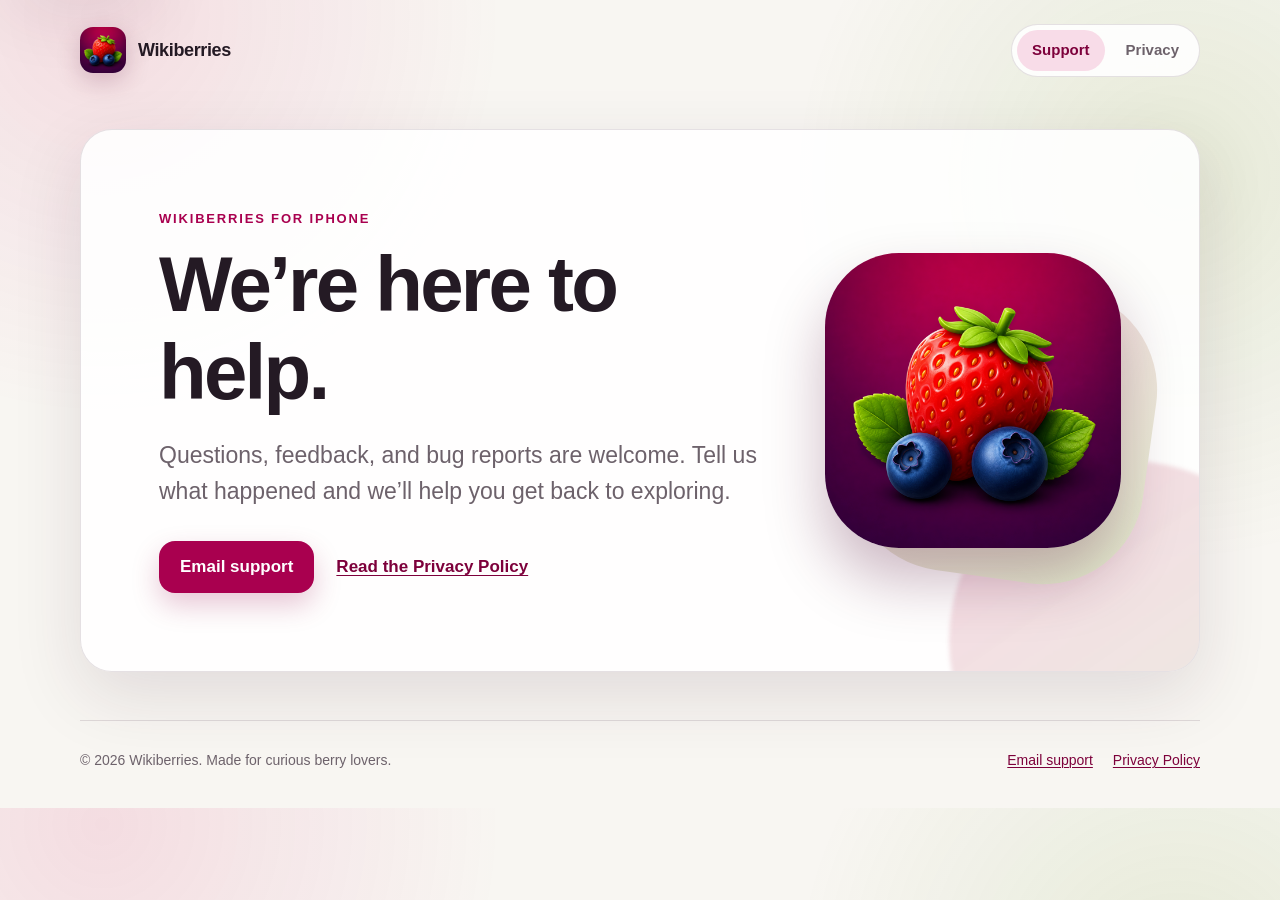
<file: public/index.html>
<!doctype html>
<html lang="en">
<head>
  <meta charset="utf-8">
  <meta name="viewport" content="width=device-width, initial-scale=1">
  <meta name="description" content="Support and contact information for the Wikiberries iPhone app.">
  <meta name="theme-color" content="#a9004f">
  <title>Wikiberries Support</title>
  <link rel="icon" type="image/png" href="assets/app-icon.png">
  <link rel="apple-touch-icon" href="assets/app-icon.png">
  <link rel="stylesheet" href="assets/styles.css">
</head>
<body>
  <a class="skip-link" href="#main-content">Skip to content</a>
  <header class="site-header">
    <div class="shell nav">
      <a class="brand" href="./" aria-label="Wikiberries support home">
        <img src="assets/app-icon.png" width="46" height="46" alt="">
        <span>Wikiberries</span>
      </a>
      <nav aria-label="Primary navigation">
        <ul class="nav-links">
          <li><a href="./" aria-current="page">Support</a></li>
          <li><a href="privacy/">Privacy</a></li>
        </ul>
      </nav>
    </div>
  </header>

  <main id="main-content" class="shell">
    <section class="hero" aria-labelledby="support-title">
      <div class="hero-copy">
        <p class="eyebrow">Wikiberries for iPhone</p>
        <h1 id="support-title">We’re here to help.</h1>
        <p class="hero-lede">Questions, feedback, and bug reports are welcome. Tell us what happened and we’ll help you get back to exploring.</p>
        <div class="hero-actions">
          <a class="button" href="mailto:qstmikeapplres@protonmail.com?subject=Wikiberries%20Support">Email support</a>
          <a class="text-link" href="privacy/">Read the Privacy Policy</a>
        </div>
      </div>
      <div class="hero-art" aria-hidden="true">
        <div class="hero-icon-wrap">
          <img class="hero-icon" src="assets/app-icon.png" width="300" height="300" alt="">
        </div>
      </div>
    </section>
  </main>
  <footer class="site-footer">
    <div class="shell footer-inner">
      <p>© 2026 Wikiberries. Made for curious berry lovers.</p>
      <div class="footer-links">
        <a href="mailto:qstmikeapplres@protonmail.com?subject=Wikiberries%20Support">Email support</a>
        <a href="privacy/">Privacy Policy</a>
      </div>
    </div>
  </footer>
</body>
</html>
</file>
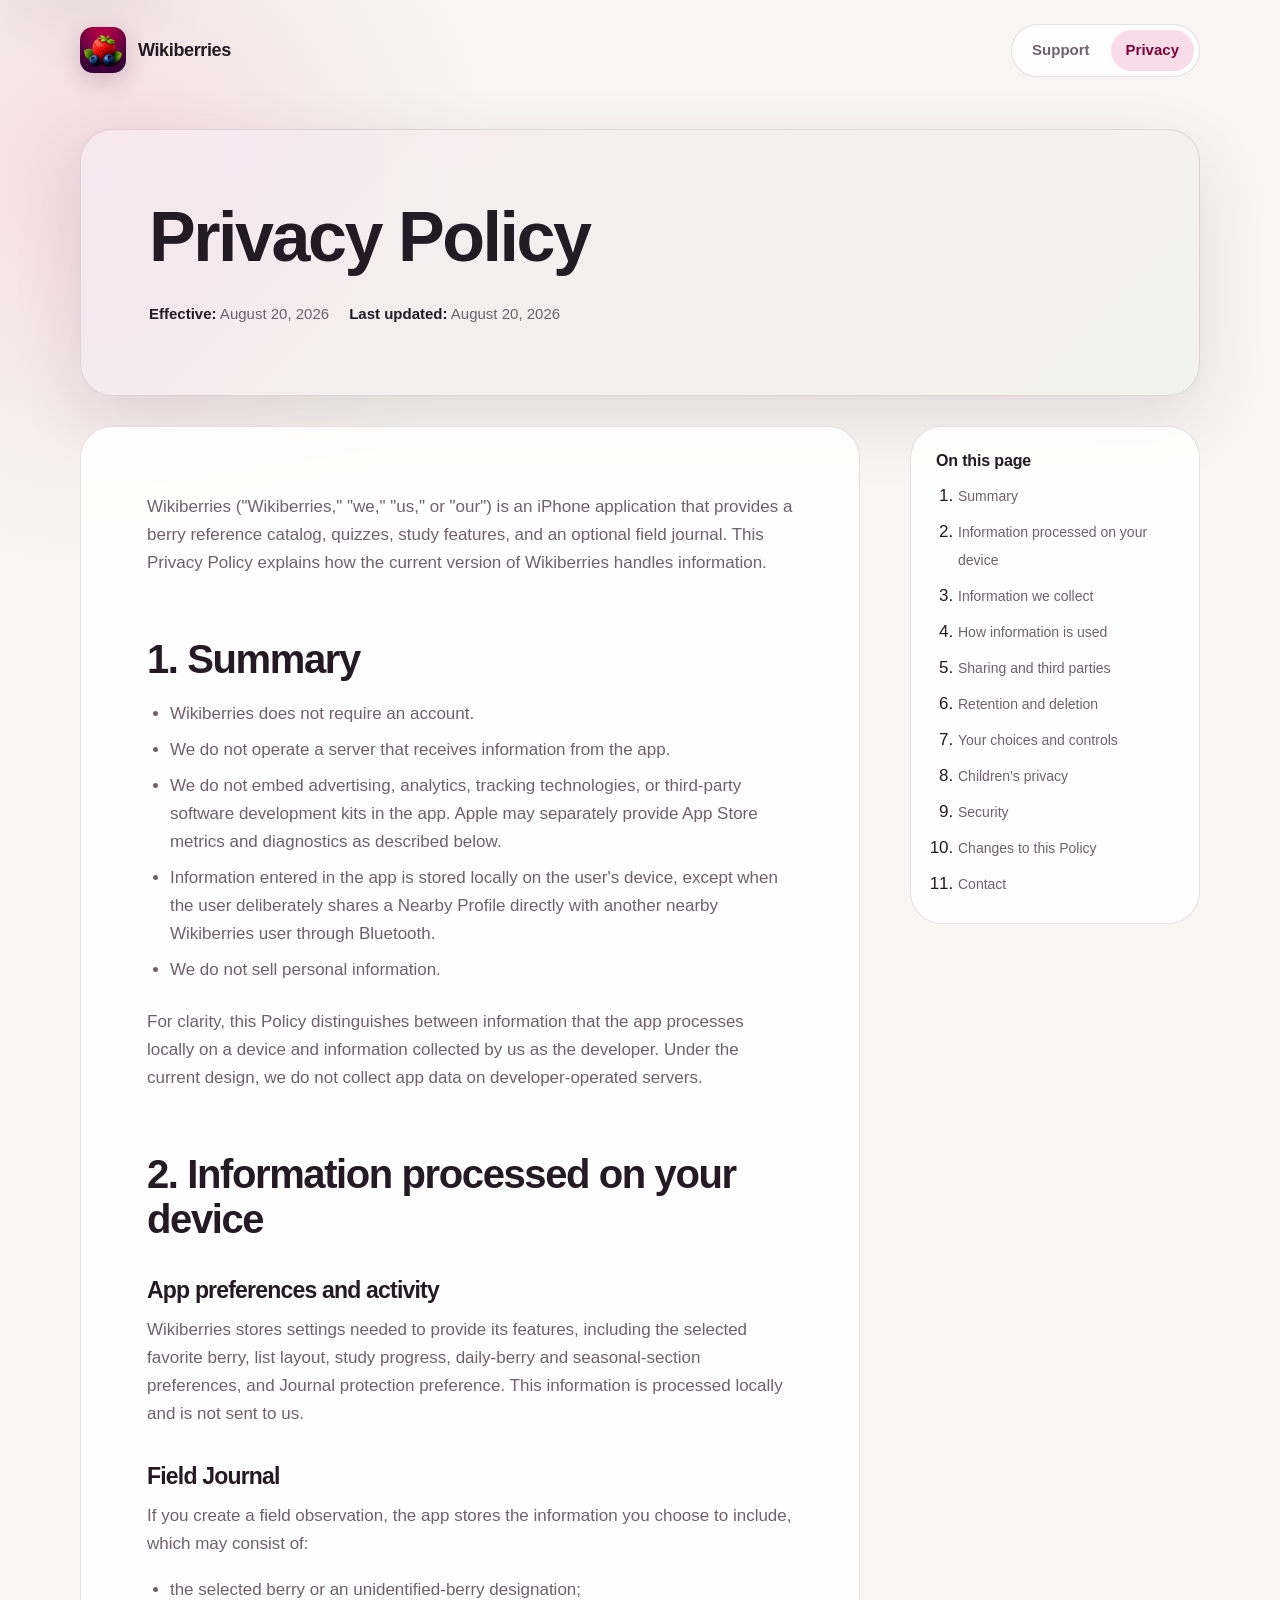
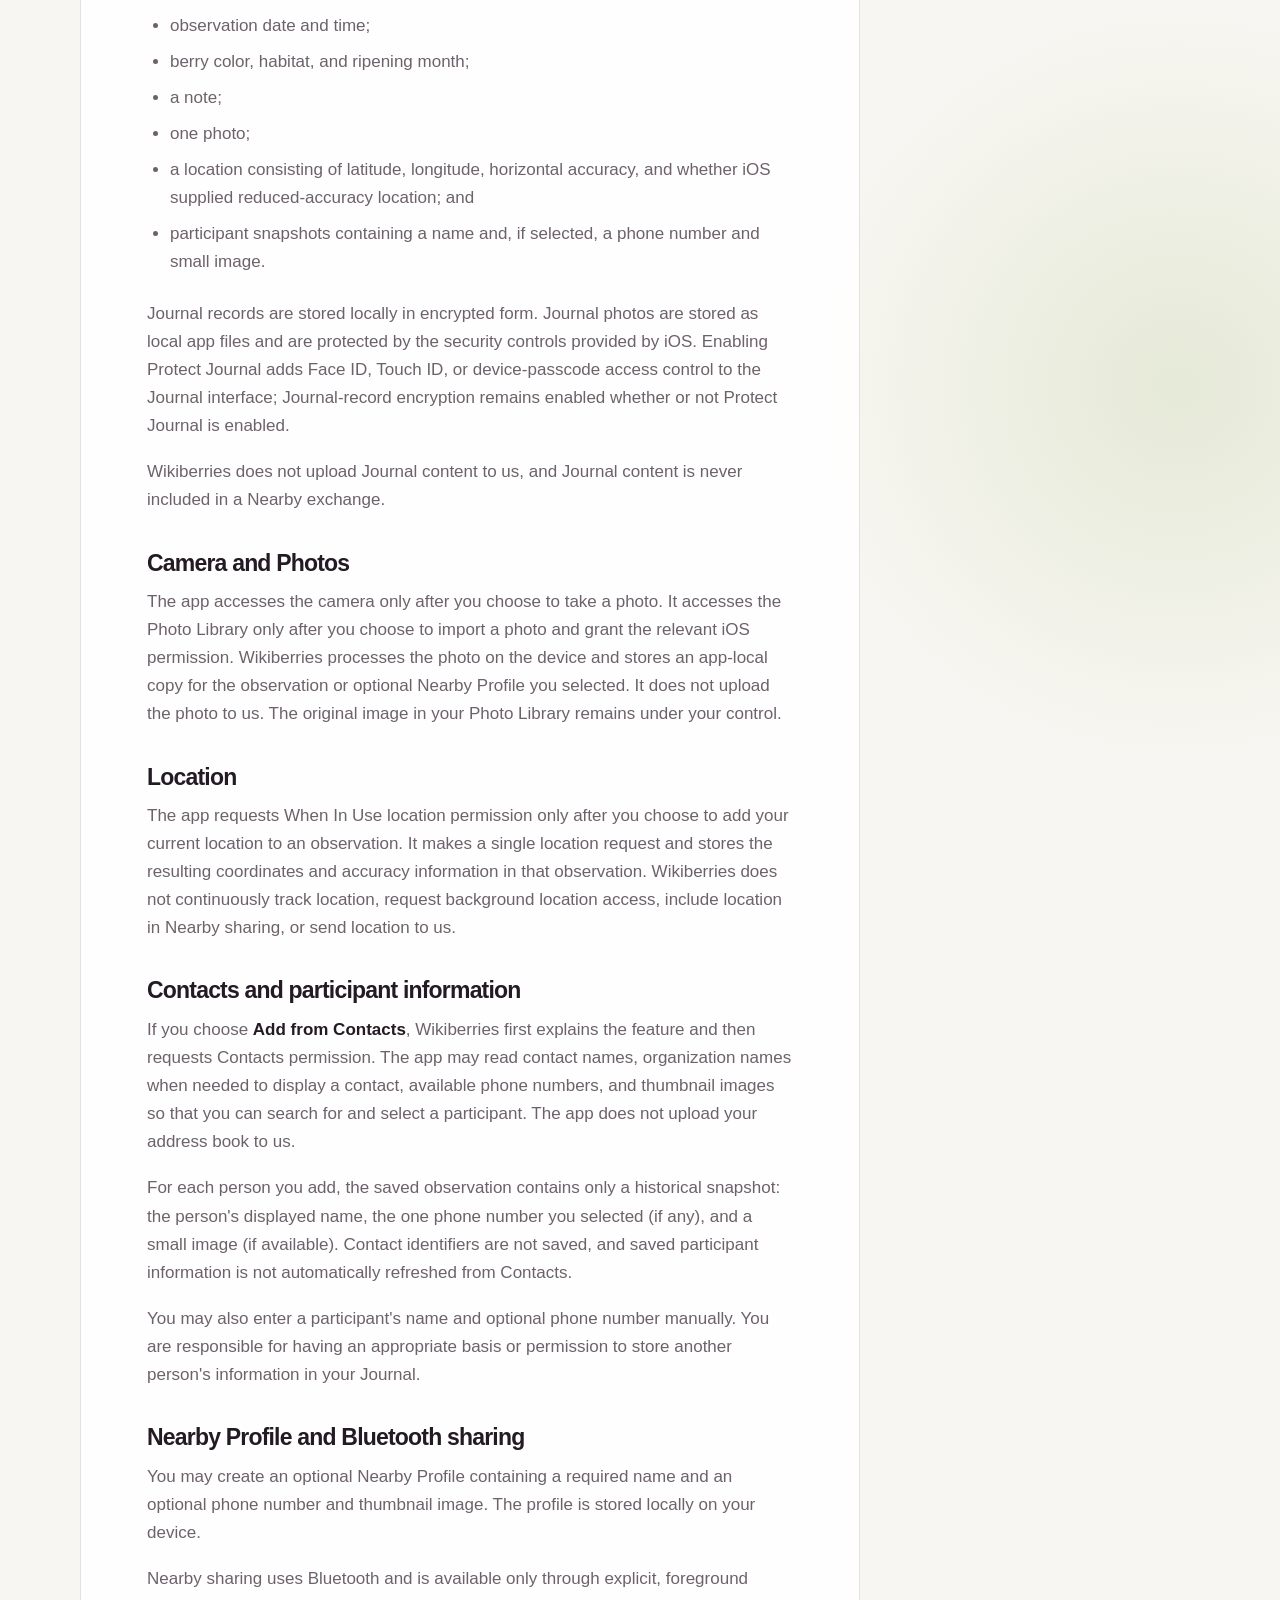
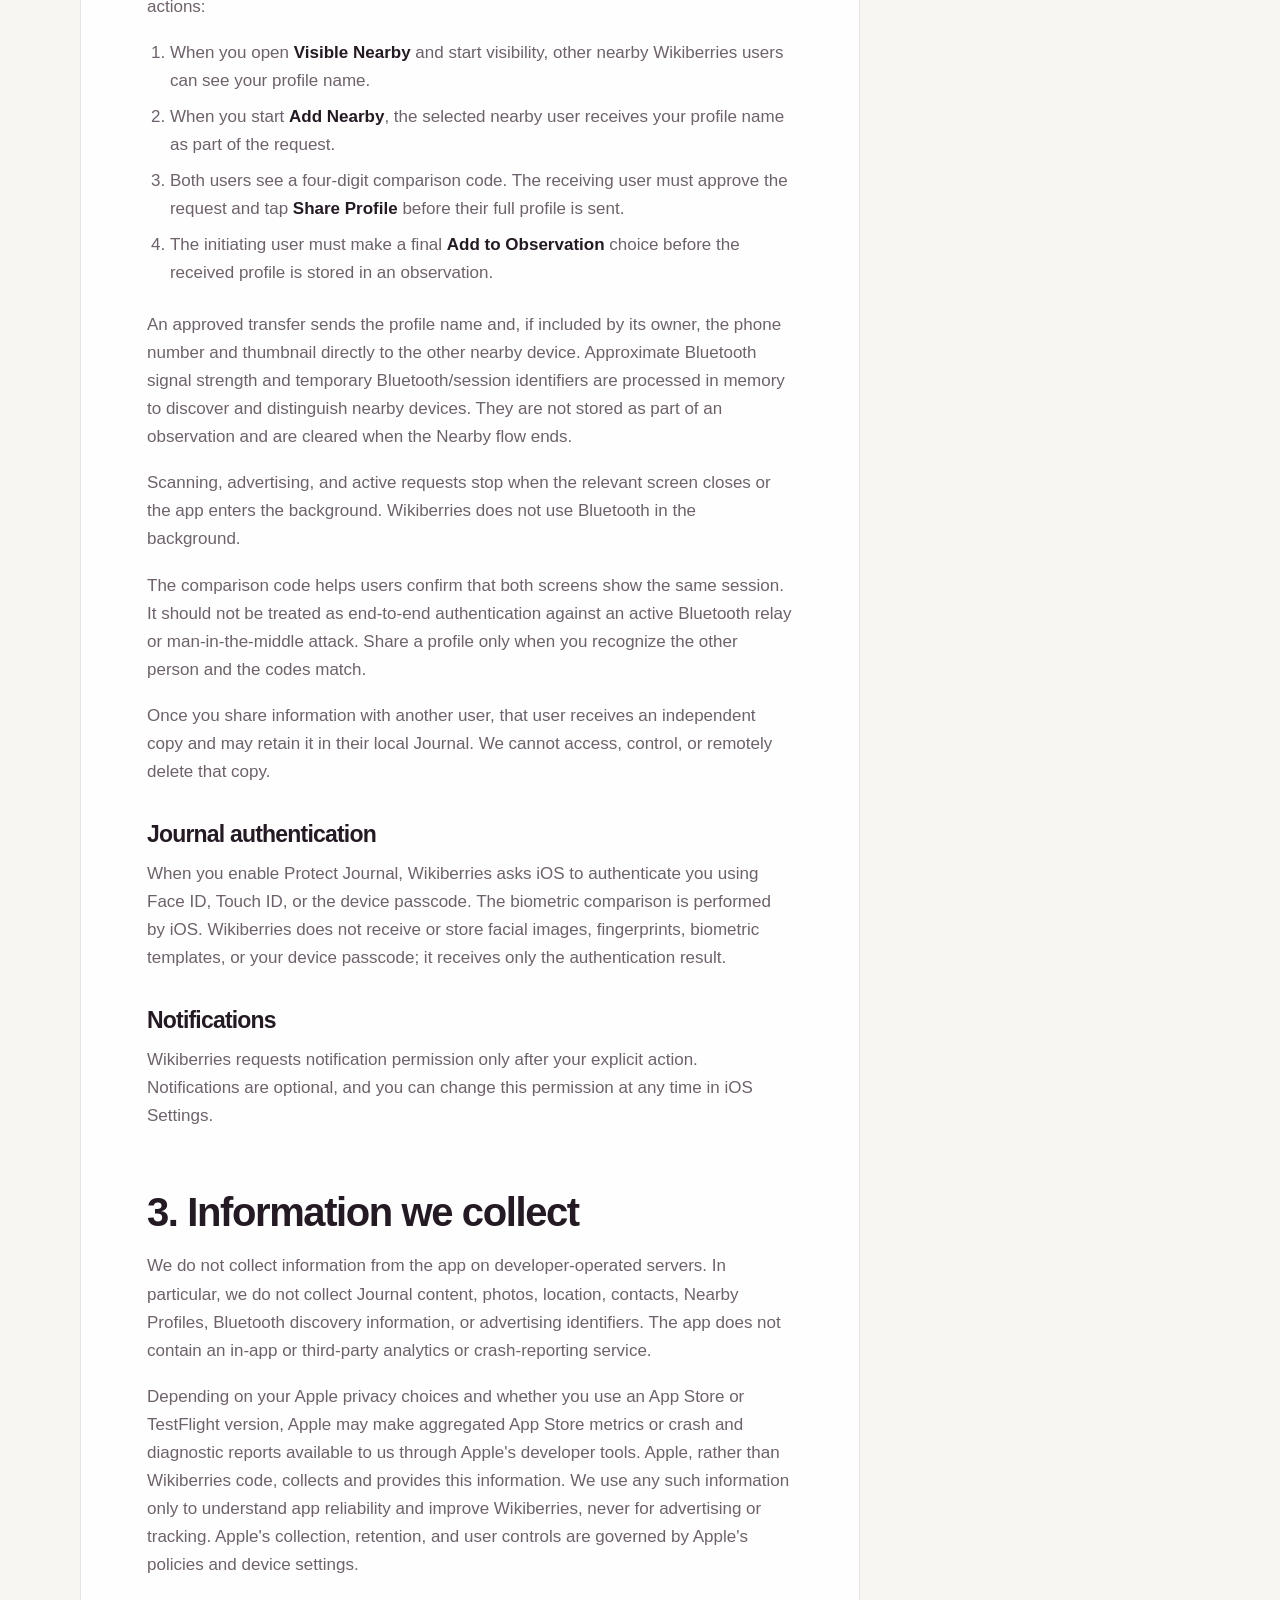
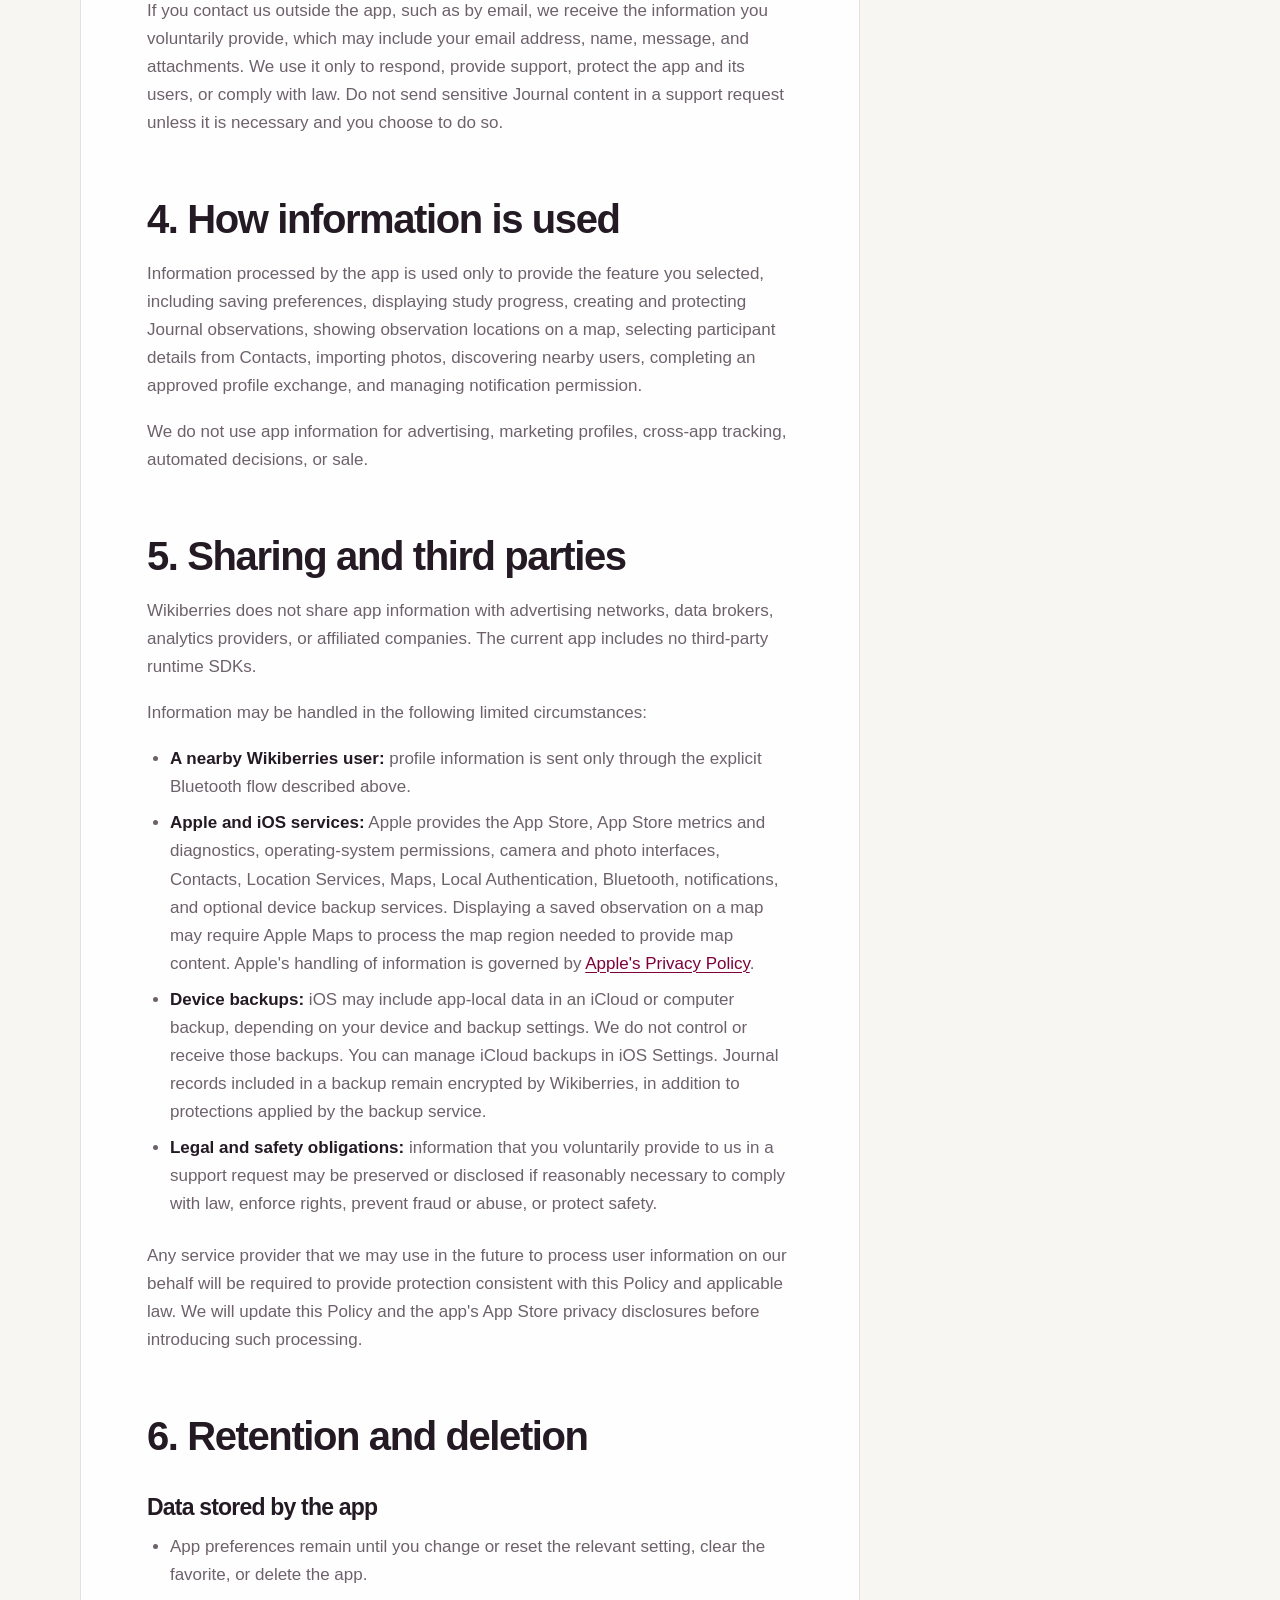
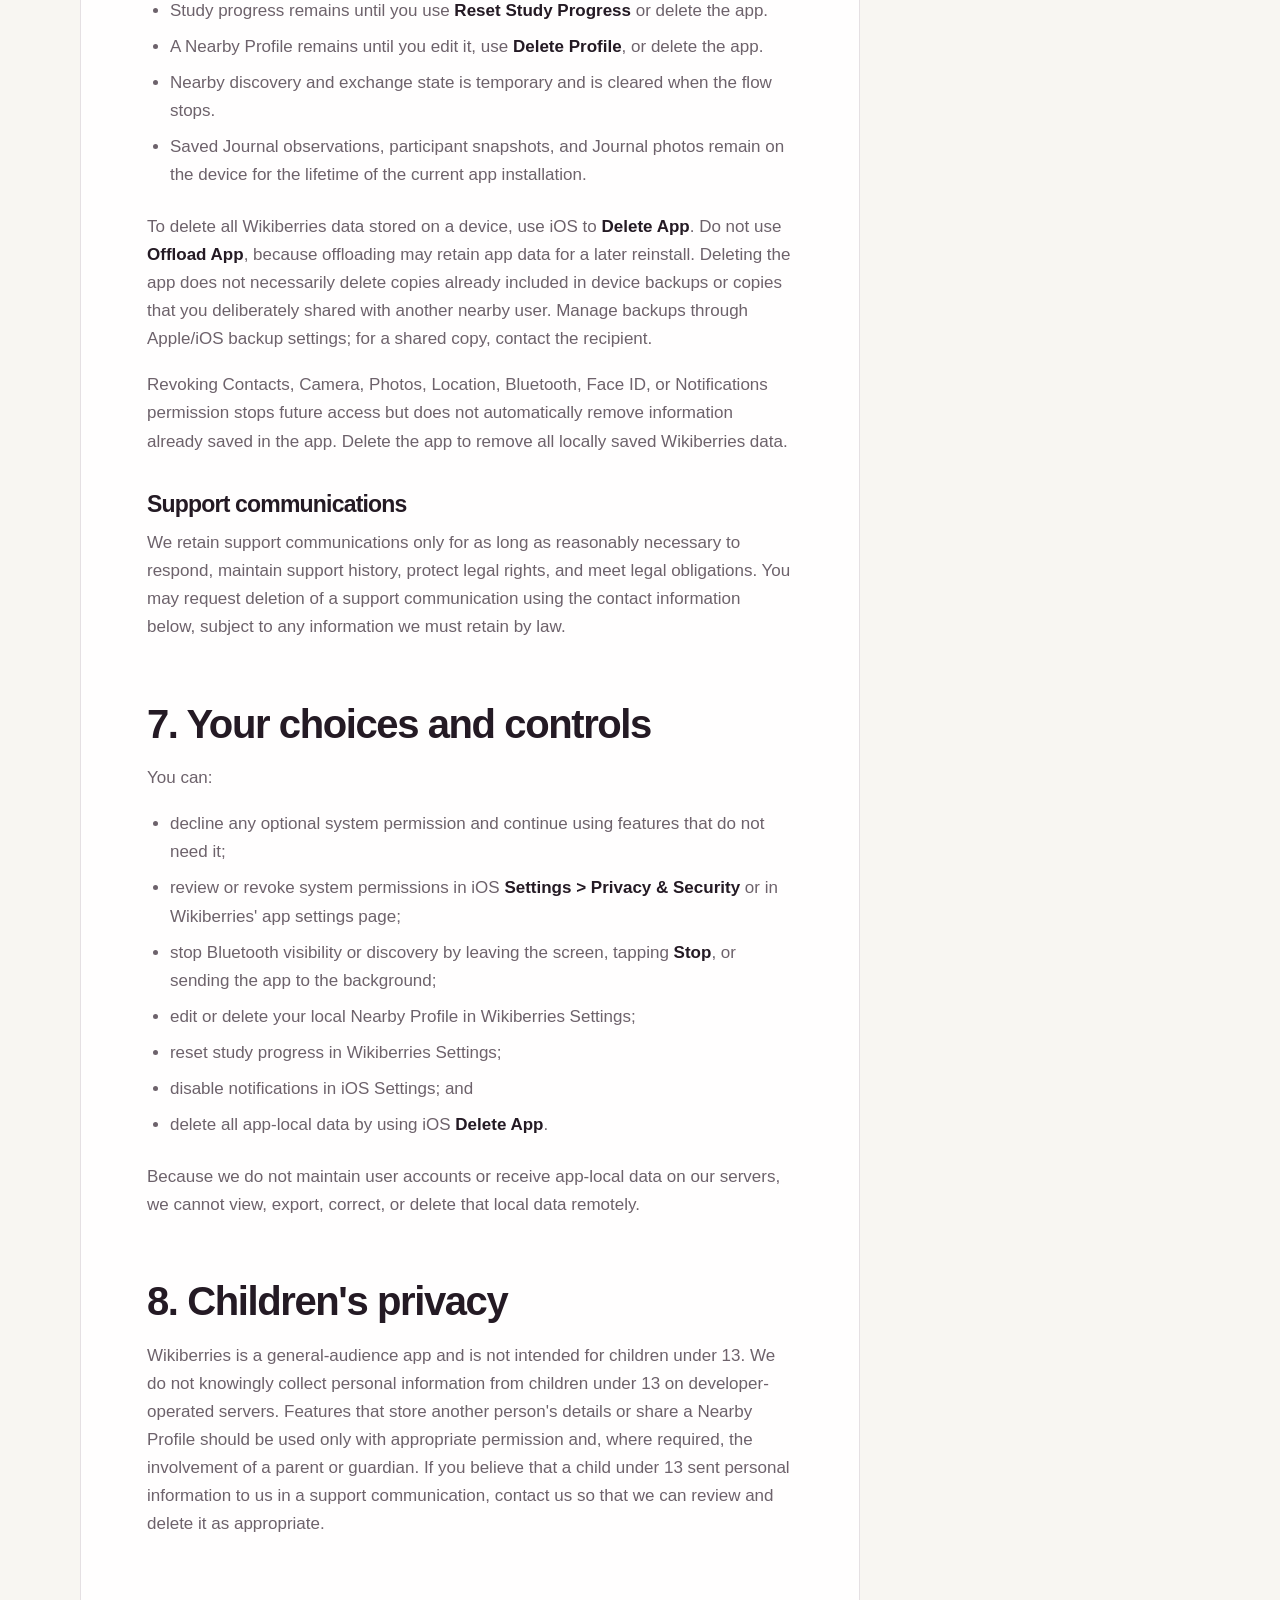
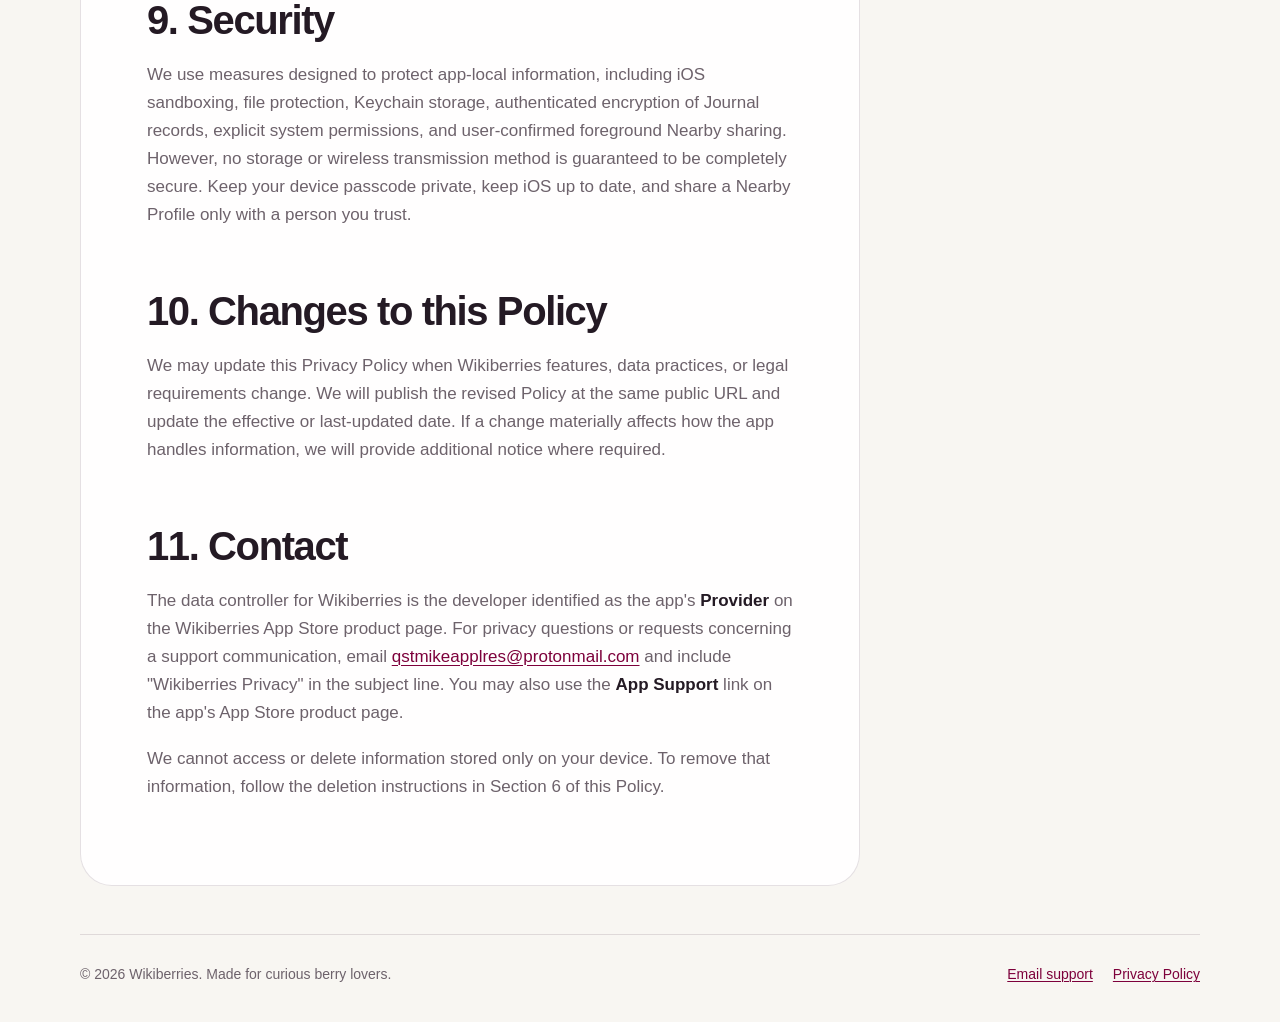
<file: public/privacy/index.html>
<!doctype html>
<html lang="en">
<head>
  <meta charset="utf-8">
  <meta name="viewport" content="width=device-width, initial-scale=1">
  <meta name="description" content="Learn how the Wikiberries iPhone app handles local data, permissions, Journal content, and Nearby sharing.">
  <meta name="theme-color" content="#a9004f">
  <title>Privacy Policy — Wikiberries</title>
  <link rel="icon" type="image/png" href="../assets/app-icon.png">
  <link rel="apple-touch-icon" href="../assets/app-icon.png">
  <link rel="stylesheet" href="../assets/styles.css">
</head>
<body>
  <a class="skip-link" href="#main-content">Skip to content</a>
  <header class="site-header">
    <div class="shell nav">
      <a class="brand" href="../" aria-label="Wikiberries support home">
        <img src="../assets/app-icon.png" width="46" height="46" alt="">
        <span>Wikiberries</span>
      </a>
      <nav aria-label="Primary navigation">
        <ul class="nav-links">
          <li><a href="../">Support</a></li>
          <li><a href="./" aria-current="page">Privacy</a></li>
        </ul>
      </nav>
    </div>
  </header>

  <main id="main-content" class="shell">
    <section class="privacy-hero" aria-labelledby="privacy-title">
      <h1 id="privacy-title">Privacy Policy</h1>
      <div class="privacy-meta">
        <span><strong>Effective:</strong> August 20, 2026</span>
        <span><strong>Last updated:</strong> August 20, 2026</span>
      </div>
    </section>
    <div class="content-layout">
      <article class="article-card prose" aria-label="Wikiberries Privacy Policy">
<p>Wikiberries (&quot;Wikiberries,&quot; &quot;we,&quot; &quot;us,&quot; or &quot;our&quot;) is an iPhone application that provides a berry reference catalog, quizzes, study features, and an optional field journal. This Privacy Policy explains how the current version of Wikiberries handles information.</p>
<h2 id="1-summary">1. Summary</h2>
<ul>
<li>Wikiberries does not require an account.</li>
<li>We do not operate a server that receives information from the app.</li>
<li>We do not embed advertising, analytics, tracking technologies, or third-party software development kits in the app. Apple may separately provide App Store metrics and diagnostics as described below.</li>
<li>Information entered in the app is stored locally on the user's device, except when the user deliberately shares a Nearby Profile directly with another nearby Wikiberries user through Bluetooth.</li>
<li>We do not sell personal information.</li>
</ul>
<p>For clarity, this Policy distinguishes between information that the app processes locally on a device and information collected by us as the developer. Under the current design, we do not collect app data on developer-operated servers.</p>
<h2 id="2-information-processed-on-your-device">2. Information processed on your device</h2>
<h3 id="app-preferences-and-activity">App preferences and activity</h3>
<p>Wikiberries stores settings needed to provide its features, including the selected favorite berry, list layout, study progress, daily-berry and seasonal-section preferences, and Journal protection preference. This information is processed locally and is not sent to us.</p>
<h3 id="field-journal">Field Journal</h3>
<p>If you create a field observation, the app stores the information you choose to include, which may consist of:</p>
<ul>
<li>the selected berry or an unidentified-berry designation;</li>
<li>observation date and time;</li>
<li>berry color, habitat, and ripening month;</li>
<li>a note;</li>
<li>one photo;</li>
<li>a location consisting of latitude, longitude, horizontal accuracy, and whether iOS supplied reduced-accuracy location; and</li>
<li>participant snapshots containing a name and, if selected, a phone number and small image.</li>
</ul>
<p>Journal records are stored locally in encrypted form. Journal photos are stored as local app files and are protected by the security controls provided by iOS. Enabling Protect Journal adds Face ID, Touch ID, or device-passcode access control to the Journal interface; Journal-record encryption remains enabled whether or not Protect Journal is enabled.</p>
<p>Wikiberries does not upload Journal content to us, and Journal content is never included in a Nearby exchange.</p>
<h3 id="camera-and-photos">Camera and Photos</h3>
<p>The app accesses the camera only after you choose to take a photo. It accesses the Photo Library only after you choose to import a photo and grant the relevant iOS permission. Wikiberries processes the photo on the device and stores an app-local copy for the observation or optional Nearby Profile you selected. It does not upload the photo to us. The original image in your Photo Library remains under your control.</p>
<h3 id="location">Location</h3>
<p>The app requests When In Use location permission only after you choose to add your current location to an observation. It makes a single location request and stores the resulting coordinates and accuracy information in that observation. Wikiberries does not continuously track location, request background location access, include location in Nearby sharing, or send location to us.</p>
<h3 id="contacts-and-participant-information">Contacts and participant information</h3>
<p>If you choose <strong>Add from Contacts</strong>, Wikiberries first explains the feature and then requests Contacts permission. The app may read contact names, organization names when needed to display a contact, available phone numbers, and thumbnail images so that you can search for and select a participant. The app does not upload your address book to us.</p>
<p>For each person you add, the saved observation contains only a historical snapshot: the person's displayed name, the one phone number you selected (if any), and a small image (if available). Contact identifiers are not saved, and saved participant information is not automatically refreshed from Contacts.</p>
<p>You may also enter a participant's name and optional phone number manually. You are responsible for having an appropriate basis or permission to store another person's information in your Journal.</p>
<h3 id="nearby-profile-and-bluetooth-sharing">Nearby Profile and Bluetooth sharing</h3>
<p>You may create an optional Nearby Profile containing a required name and an optional phone number and thumbnail image. The profile is stored locally on your device.</p>
<p>Nearby sharing uses Bluetooth and is available only through explicit, foreground actions:</p>
<ol>
<li>When you open <strong>Visible Nearby</strong> and start visibility, other nearby Wikiberries users can see your profile name.</li>
<li>When you start <strong>Add Nearby</strong>, the selected nearby user receives your profile name as part of the request.</li>
<li>Both users see a four-digit comparison code. The receiving user must approve the request and tap <strong>Share Profile</strong> before their full profile is sent.</li>
<li>The initiating user must make a final <strong>Add to Observation</strong> choice before the received profile is stored in an observation.</li>
</ol>
<p>An approved transfer sends the profile name and, if included by its owner, the phone number and thumbnail directly to the other nearby device. Approximate Bluetooth signal strength and temporary Bluetooth/session identifiers are processed in memory to discover and distinguish nearby devices. They are not stored as part of an observation and are cleared when the Nearby flow ends.</p>
<p>Scanning, advertising, and active requests stop when the relevant screen closes or the app enters the background. Wikiberries does not use Bluetooth in the background.</p>
<p>The comparison code helps users confirm that both screens show the same session. It should not be treated as end-to-end authentication against an active Bluetooth relay or man-in-the-middle attack. Share a profile only when you recognize the other person and the codes match.</p>
<p>Once you share information with another user, that user receives an independent copy and may retain it in their local Journal. We cannot access, control, or remotely delete that copy.</p>
<h3 id="journal-authentication">Journal authentication</h3>
<p>When you enable Protect Journal, Wikiberries asks iOS to authenticate you using Face ID, Touch ID, or the device passcode. The biometric comparison is performed by iOS. Wikiberries does not receive or store facial images, fingerprints, biometric templates, or your device passcode; it receives only the authentication result.</p>
<h3 id="notifications">Notifications</h3>
<p>Wikiberries requests notification permission only after your explicit action. Notifications are optional, and you can change this permission at any time in iOS Settings.</p>
<h2 id="3-information-we-collect">3. Information we collect</h2>
<p>We do not collect information from the app on developer-operated servers. In particular, we do not collect Journal content, photos, location, contacts, Nearby Profiles, Bluetooth discovery information, or advertising identifiers. The app does not contain an in-app or third-party analytics or crash-reporting service.</p>
<p>Depending on your Apple privacy choices and whether you use an App Store or TestFlight version, Apple may make aggregated App Store metrics or crash and diagnostic reports available to us through Apple's developer tools. Apple, rather than Wikiberries code, collects and provides this information. We use any such information only to understand app reliability and improve Wikiberries, never for advertising or tracking. Apple's collection, retention, and user controls are governed by Apple's policies and device settings.</p>
<p>If you contact us outside the app, such as by email, we receive the information you voluntarily provide, which may include your email address, name, message, and attachments. We use it only to respond, provide support, protect the app and its users, or comply with law. Do not send sensitive Journal content in a support request unless it is necessary and you choose to do so.</p>
<h2 id="4-how-information-is-used">4. How information is used</h2>
<p>Information processed by the app is used only to provide the feature you selected, including saving preferences, displaying study progress, creating and protecting Journal observations, showing observation locations on a map, selecting participant details from Contacts, importing photos, discovering nearby users, completing an approved profile exchange, and managing notification permission.</p>
<p>We do not use app information for advertising, marketing profiles, cross-app tracking, automated decisions, or sale.</p>
<h2 id="5-sharing-and-third-parties">5. Sharing and third parties</h2>
<p>Wikiberries does not share app information with advertising networks, data brokers, analytics providers, or affiliated companies. The current app includes no third-party runtime SDKs.</p>
<p>Information may be handled in the following limited circumstances:</p>
<ul>
<li><strong>A nearby Wikiberries user:</strong> profile information is sent only through the explicit Bluetooth flow described above.</li>
<li><strong>Apple and iOS services:</strong> Apple provides the App Store, App Store metrics and diagnostics, operating-system permissions, camera and photo interfaces, Contacts, Location Services, Maps, Local Authentication, Bluetooth, notifications, and optional device backup services. Displaying a saved observation on a map may require Apple Maps to process the map region needed to provide map content. Apple's handling of information is governed by <a href="https://www.apple.com/legal/privacy/">Apple's Privacy Policy</a>.</li>
<li><strong>Device backups:</strong> iOS may include app-local data in an iCloud or computer backup, depending on your device and backup settings. We do not control or receive those backups. You can manage iCloud backups in iOS Settings. Journal records included in a backup remain encrypted by Wikiberries, in addition to protections applied by the backup service.</li>
<li><strong>Legal and safety obligations:</strong> information that you voluntarily provide to us in a support request may be preserved or disclosed if reasonably necessary to comply with law, enforce rights, prevent fraud or abuse, or protect safety.</li>
</ul>
<p>Any service provider that we may use in the future to process user information on our behalf will be required to provide protection consistent with this Policy and applicable law. We will update this Policy and the app's App Store privacy disclosures before introducing such processing.</p>
<h2 id="6-retention-and-deletion">6. Retention and deletion</h2>
<h3 id="data-stored-by-the-app">Data stored by the app</h3>
<ul>
<li>App preferences remain until you change or reset the relevant setting, clear the favorite, or delete the app.</li>
<li>Study progress remains until you use <strong>Reset Study Progress</strong> or delete the app.</li>
<li>A Nearby Profile remains until you edit it, use <strong>Delete Profile</strong>, or delete the app.</li>
<li>Nearby discovery and exchange state is temporary and is cleared when the flow stops.</li>
<li>Saved Journal observations, participant snapshots, and Journal photos remain on the device for the lifetime of the current app installation.</li>
</ul>
<p>To delete all Wikiberries data stored on a device, use iOS to <strong>Delete App</strong>. Do not use <strong>Offload App</strong>, because offloading may retain app data for a later reinstall. Deleting the app does not necessarily delete copies already included in device backups or copies that you deliberately shared with another nearby user. Manage backups through Apple/iOS backup settings; for a shared copy, contact the recipient.</p>
<p>Revoking Contacts, Camera, Photos, Location, Bluetooth, Face ID, or Notifications permission stops future access but does not automatically remove information already saved in the app. Delete the app to remove all locally saved Wikiberries data.</p>
<h3 id="support-communications">Support communications</h3>
<p>We retain support communications only for as long as reasonably necessary to respond, maintain support history, protect legal rights, and meet legal obligations. You may request deletion of a support communication using the contact information below, subject to any information we must retain by law.</p>
<h2 id="7-your-choices-and-controls">7. Your choices and controls</h2>
<p>You can:</p>
<ul>
<li>decline any optional system permission and continue using features that do not need it;</li>
<li>review or revoke system permissions in iOS <strong>Settings &gt; Privacy &amp; Security</strong> or in Wikiberries' app settings page;</li>
<li>stop Bluetooth visibility or discovery by leaving the screen, tapping <strong>Stop</strong>, or sending the app to the background;</li>
<li>edit or delete your local Nearby Profile in Wikiberries Settings;</li>
<li>reset study progress in Wikiberries Settings;</li>
<li>disable notifications in iOS Settings; and</li>
<li>delete all app-local data by using iOS <strong>Delete App</strong>.</li>
</ul>
<p>Because we do not maintain user accounts or receive app-local data on our servers, we cannot view, export, correct, or delete that local data remotely.</p>
<h2 id="8-children-s-privacy">8. Children's privacy</h2>
<p>Wikiberries is a general-audience app and is not intended for children under 13. We do not knowingly collect personal information from children under 13 on developer-operated servers. Features that store another person's details or share a Nearby Profile should be used only with appropriate permission and, where required, the involvement of a parent or guardian. If you believe that a child under 13 sent personal information to us in a support communication, contact us so that we can review and delete it as appropriate.</p>
<h2 id="9-security">9. Security</h2>
<p>We use measures designed to protect app-local information, including iOS sandboxing, file protection, Keychain storage, authenticated encryption of Journal records, explicit system permissions, and user-confirmed foreground Nearby sharing. However, no storage or wireless transmission method is guaranteed to be completely secure. Keep your device passcode private, keep iOS up to date, and share a Nearby Profile only with a person you trust.</p>
<h2 id="10-changes-to-this-policy">10. Changes to this Policy</h2>
<p>We may update this Privacy Policy when Wikiberries features, data practices, or legal requirements change. We will publish the revised Policy at the same public URL and update the effective or last-updated date. If a change materially affects how the app handles information, we will provide additional notice where required.</p>
<h2 id="11-contact">11. Contact</h2>
<p>The data controller for Wikiberries is the developer identified as the app's <strong>Provider</strong> on the Wikiberries App Store product page. For privacy questions or requests concerning a support communication, email <a href="mailto:qstmikeapplres@protonmail.com">qstmikeapplres@protonmail.com</a> and include &quot;Wikiberries Privacy&quot; in the subject line. You may also use the <strong>App Support</strong> link on the app's App Store product page.</p>
<p>We cannot access or delete information stored only on your device. To remove that information, follow the deletion instructions in Section 6 of this Policy.</p>
      </article>
      <nav class="toc" aria-labelledby="policy-contents-title">
        <h2 id="policy-contents-title">On this page</h2>
        <ol>
          <li><a href="#1-summary">Summary</a></li>
          <li><a href="#2-information-processed-on-your-device">Information processed on your device</a></li>
          <li><a href="#3-information-we-collect">Information we collect</a></li>
          <li><a href="#4-how-information-is-used">How information is used</a></li>
          <li><a href="#5-sharing-and-third-parties">Sharing and third parties</a></li>
          <li><a href="#6-retention-and-deletion">Retention and deletion</a></li>
          <li><a href="#7-your-choices-and-controls">Your choices and controls</a></li>
          <li><a href="#8-children-s-privacy">Children's privacy</a></li>
          <li><a href="#9-security">Security</a></li>
          <li><a href="#10-changes-to-this-policy">Changes to this Policy</a></li>
          <li><a href="#11-contact">Contact</a></li>
        </ol>
      </nav>
    </div>
  </main>
  <footer class="site-footer">
    <div class="shell footer-inner">
      <p>© 2026 Wikiberries. Made for curious berry lovers.</p>
      <div class="footer-links">
        <a href="mailto:qstmikeapplres@protonmail.com?subject=Wikiberries%20Support">Email support</a>
        <a href="./">Privacy Policy</a>
      </div>
    </div>
  </footer>
</body>
</html>
</file>
<file: public/assets/styles.css>
:root {
  color-scheme: light dark;
  --page: #f8f6f2;
  --page-soft: #f0ebe5;
  --surface: rgba(255, 255, 255, 0.88);
  --surface-solid: #ffffff;
  --ink: #241a24;
  --muted: #6d626b;
  --line: rgba(70, 45, 66, 0.14);
  --berry: #a9004f;
  --berry-strong: #7d003b;
  --berry-soft: #f8dce8;
  --leaf: #42680d;
  --leaf-soft: #e4efce;
  --focus: #005fcc;
  --shadow: 0 24px 70px rgba(58, 28, 49, 0.12);
  --radius-large: 32px;
  --radius-medium: 22px;
  --content: 1120px;
}

* {
  box-sizing: border-box;
}

html {
  scroll-behavior: smooth;
}

body {
  margin: 0;
  background:
    radial-gradient(circle at 8% 2%, rgba(208, 12, 92, 0.11), transparent 25rem),
    radial-gradient(circle at 92% 22%, rgba(95, 142, 20, 0.12), transparent 24rem),
    var(--page);
  color: var(--ink);
  font-family: -apple-system, BlinkMacSystemFont, "SF Pro Text", "Segoe UI", sans-serif;
  font-size: 17px;
  line-height: 1.65;
  text-rendering: optimizeLegibility;
}

img {
  display: block;
  max-width: 100%;
}

a {
  color: var(--berry-strong);
  text-decoration-thickness: 0.08em;
  text-underline-offset: 0.16em;
}

a:hover {
  color: var(--berry);
}

a:focus-visible,
button:focus-visible {
  border-radius: 6px;
  outline: 3px solid var(--focus);
  outline-offset: 4px;
}

.skip-link {
  position: fixed;
  z-index: 20;
  top: 12px;
  left: 12px;
  padding: 10px 14px;
  border-radius: 10px;
  background: var(--surface-solid);
  color: var(--ink);
  box-shadow: var(--shadow);
  transform: translateY(-160%);
}

.skip-link:focus {
  transform: translateY(0);
}

.site-header {
  position: relative;
  z-index: 5;
  padding: 24px 0;
}

.shell {
  width: min(var(--content), calc(100% - 40px));
  margin-inline: auto;
}

.nav {
  display: flex;
  align-items: center;
  justify-content: space-between;
  gap: 24px;
}

.brand {
  display: inline-flex;
  align-items: center;
  gap: 12px;
  color: var(--ink);
  font-size: 18px;
  font-weight: 750;
  letter-spacing: -0.02em;
  text-decoration: none;
}

.brand img {
  width: 46px;
  height: 46px;
  border-radius: 13px;
  box-shadow: 0 8px 24px rgba(90, 0, 48, 0.2);
}

.nav-links {
  display: flex;
  align-items: center;
  gap: 6px;
  margin: 0;
  padding: 5px;
  border: 1px solid var(--line);
  border-radius: 999px;
  background: var(--surface);
  list-style: none;
  backdrop-filter: blur(18px);
}

.nav-links a {
  display: block;
  padding: 8px 15px;
  border-radius: 999px;
  color: var(--muted);
  font-size: 15px;
  font-weight: 650;
  text-decoration: none;
}

.nav-links a[aria-current="page"] {
  background: var(--berry-soft);
  color: var(--berry-strong);
}

.hero {
  position: relative;
  display: grid;
  grid-template-columns: minmax(0, 1.35fr) minmax(260px, 0.65fr);
  align-items: center;
  gap: 52px;
  margin-top: 28px;
  padding: clamp(38px, 7vw, 78px);
  overflow: hidden;
  border: 1px solid var(--line);
  border-radius: var(--radius-large);
  background: var(--surface);
  box-shadow: var(--shadow);
}

.hero::after {
  position: absolute;
  right: -110px;
  bottom: -150px;
  width: 360px;
  height: 360px;
  border-radius: 50%;
  background: linear-gradient(145deg, rgba(203, 0, 82, 0.15), rgba(84, 132, 14, 0.12));
  content: "";
  filter: blur(2px);
}

.hero-copy,
.hero-art {
  position: relative;
  z-index: 1;
  min-width: 0;
}

.eyebrow {
  margin: 0 0 12px;
  color: var(--berry);
  font-size: 13px;
  font-weight: 800;
  letter-spacing: 0.14em;
  text-transform: uppercase;
}

h1,
h2,
h3 {
  font-family: ui-rounded, "SF Pro Rounded", -apple-system, BlinkMacSystemFont, "Segoe UI", sans-serif;
  letter-spacing: -0.035em;
  line-height: 1.12;
}

h1 {
  max-width: 760px;
  margin: 0;
  font-size: clamp(44px, 7vw, 78px);
}

.hero-lede {
  max-width: 660px;
  margin: 22px 0 0;
  color: var(--muted);
  font-size: clamp(19px, 2.2vw, 23px);
  line-height: 1.55;
}

.hero-actions {
  display: flex;
  flex-wrap: wrap;
  align-items: center;
  gap: 14px;
  margin-top: 32px;
}

.button {
  display: inline-flex;
  align-items: center;
  justify-content: center;
  min-height: 52px;
  padding: 12px 21px;
  border-radius: 16px;
  background: var(--berry);
  color: #ffffff;
  font-weight: 750;
  text-decoration: none;
  box-shadow: 0 12px 28px rgba(145, 0, 69, 0.22);
}

.button:hover {
  background: var(--berry-strong);
  color: #ffffff;
}

.text-link {
  padding: 10px 8px;
  font-weight: 700;
}

.hero-art {
  display: grid;
  place-items: center;
}

.hero-icon-wrap {
  position: relative;
  width: min(100%, 300px);
}

.hero-icon-wrap::before {
  position: absolute;
  inset: 10% -10% -10% 10%;
  z-index: -1;
  border-radius: 34%;
  background: linear-gradient(145deg, var(--berry-soft), var(--leaf-soft));
  content: "";
  transform: rotate(8deg);
}

.hero-icon {
  width: 100%;
  height: auto;
  aspect-ratio: 1;
  object-fit: cover;
  border-radius: 25%;
  box-shadow: 0 32px 60px rgba(72, 0, 43, 0.28);
}

.content-layout {
  display: grid;
  grid-template-columns: minmax(0, 1fr) 290px;
  align-items: start;
  gap: 30px;
  margin-top: 30px;
}

.article-card,
.toc {
  border: 1px solid var(--line);
  border-radius: var(--radius-large);
  background: var(--surface);
}

.article-card {
  padding: clamp(30px, 5.5vw, 66px);
}

.toc {
  position: sticky;
  top: 24px;
  padding: 25px;
}

.toc h2 {
  margin: 0 0 12px;
  font-size: 16px;
  letter-spacing: -0.01em;
}

.toc ol {
  display: grid;
  gap: 8px;
  margin: 0;
  padding-left: 22px;
}

.toc a {
  color: var(--muted);
  font-size: 14px;
  line-height: 1.4;
  text-decoration: none;
}

.toc a:hover {
  color: var(--berry);
  text-decoration: underline;
}

.prose {
  max-width: 780px;
}

.prose h2 {
  margin: 56px 0 18px;
  padding-top: 4px;
  font-size: clamp(29px, 4vw, 40px);
}

.prose h2:first-child {
  margin-top: 0;
}

.prose h3 {
  margin: 36px 0 12px;
  font-size: 23px;
}

.prose p,
.prose li {
  color: var(--muted);
}

.prose p {
  margin: 0 0 18px;
}

.prose ul,
.prose ol {
  margin: 0 0 24px;
  padding-left: 1.35em;
}

.prose li + li {
  margin-top: 8px;
}

.prose strong {
  color: var(--ink);
}

.prose h2 + p,
.prose h3 + p {
  margin-top: 0;
}

.privacy-hero {
  margin-top: 28px;
  padding: clamp(36px, 6vw, 68px);
  border: 1px solid var(--line);
  border-radius: var(--radius-large);
  background:
    linear-gradient(135deg, rgba(169, 0, 79, 0.08), rgba(66, 104, 13, 0.07)),
    var(--surface);
  box-shadow: var(--shadow);
}

.privacy-hero h1 {
  font-size: clamp(42px, 6vw, 70px);
}

.privacy-meta {
  display: flex;
  flex-wrap: wrap;
  gap: 10px 20px;
  margin-top: 26px;
  color: var(--muted);
  font-size: 15px;
}

.privacy-meta strong {
  color: var(--ink);
}

.site-footer {
  padding: 48px 0 36px;
}

.footer-inner {
  display: flex;
  align-items: flex-start;
  justify-content: space-between;
  gap: 24px;
  padding-top: 28px;
  border-top: 1px solid var(--line);
  color: var(--muted);
  font-size: 14px;
}

.footer-inner p {
  margin: 0;
}

.footer-links {
  display: flex;
  flex-wrap: wrap;
  gap: 10px 20px;
}

@media (max-width: 900px) {
  .hero {
    grid-template-columns: 1fr;
  }

  .hero-art {
    order: -1;
    justify-content: start;
  }

  .hero-icon-wrap {
    width: 130px;
  }

  .content-layout {
    grid-template-columns: 1fr;
  }

  .toc {
    position: static;
    order: -1;
  }
}

@media (max-width: 620px) {
  body {
    font-size: 16px;
  }

  .shell {
    width: min(100% - 24px, var(--content));
  }

  .site-header {
    padding: 14px 0;
  }

  .nav {
    align-items: center;
    gap: 12px;
  }

  .brand span {
    display: none;
  }

  .brand img {
    width: 44px;
    height: 44px;
  }

  .nav-links a {
    padding: 8px 10px;
    font-size: 14px;
  }

  .hero,
  .privacy-hero,
  .article-card {
    border-radius: 24px;
  }

  .hero {
    gap: 22px;
    margin-top: 12px;
    padding: 24px 20px 28px;
  }

  .hero::after {
    right: -180px;
    bottom: -210px;
  }

  h1 {
    font-size: clamp(36px, 12vw, 43px);
    overflow-wrap: anywhere;
  }

  .hero-lede {
    margin-top: 18px;
    font-size: 17px;
    line-height: 1.5;
  }

  .hero-art {
    justify-content: center;
  }

  .hero-icon-wrap {
    width: 104px;
  }

  .hero-actions {
    flex-direction: column;
    align-items: stretch;
    gap: 8px;
    margin-top: 24px;
  }

  .button {
    width: 100%;
  }

  .text-link {
    width: 100%;
    text-align: center;
  }

  .privacy-hero {
    margin-top: 12px;
    padding: 34px 26px;
  }

  .article-card {
    padding: 30px 24px;
  }

  .footer-inner {
    display: grid;
  }
}

@media (max-width: 360px) {
  .shell {
    width: min(100% - 16px, var(--content));
  }

  .site-header {
    padding-block: 10px;
  }

  .brand img {
    width: 40px;
    height: 40px;
    border-radius: 11px;
  }

  .nav-links {
    gap: 0;
    padding: 4px;
  }

  .nav-links a {
    padding: 7px 8px;
    font-size: 13px;
  }

  .hero {
    padding-inline: 16px;
  }

  .hero-icon-wrap {
    width: 88px;
  }
}

@media (prefers-color-scheme: dark) {
  :root {
    --page: #160f16;
    --page-soft: #201720;
    --surface: rgba(35, 25, 34, 0.88);
    --surface-solid: #241923;
    --ink: #fbf4f8;
    --muted: #c7bac3;
    --line: rgba(255, 238, 247, 0.13);
    --berry: #ff4f96;
    --berry-strong: #ff86b6;
    --berry-soft: rgba(214, 16, 97, 0.22);
    --leaf: #a8d956;
    --leaf-soft: rgba(132, 181, 50, 0.2);
    --focus: #75b6ff;
    --shadow: 0 26px 80px rgba(0, 0, 0, 0.28);
  }

  .button,
  .button:hover {
    color: #240914;
  }
}

@media (prefers-reduced-motion: reduce) {
  html {
    scroll-behavior: auto;
  }
}

@media print {
  :root {
    --page: #ffffff;
    --surface: #ffffff;
    --ink: #000000;
    --muted: #242424;
    --line: #d8d8d8;
  }

  body {
    background: #ffffff;
    font-size: 11pt;
  }

  .site-header,
  .toc,
  .site-footer,
  .skip-link {
    display: none;
  }

  .privacy-hero,
  .article-card {
    padding: 0;
    border: 0;
    box-shadow: none;
  }

  .content-layout {
    display: block;
  }

  .prose {
    max-width: none;
  }

  .prose h2 {
    break-after: avoid;
  }

  .prose p,
  .prose li {
    orphans: 3;
    widows: 3;
  }
}
</file>
